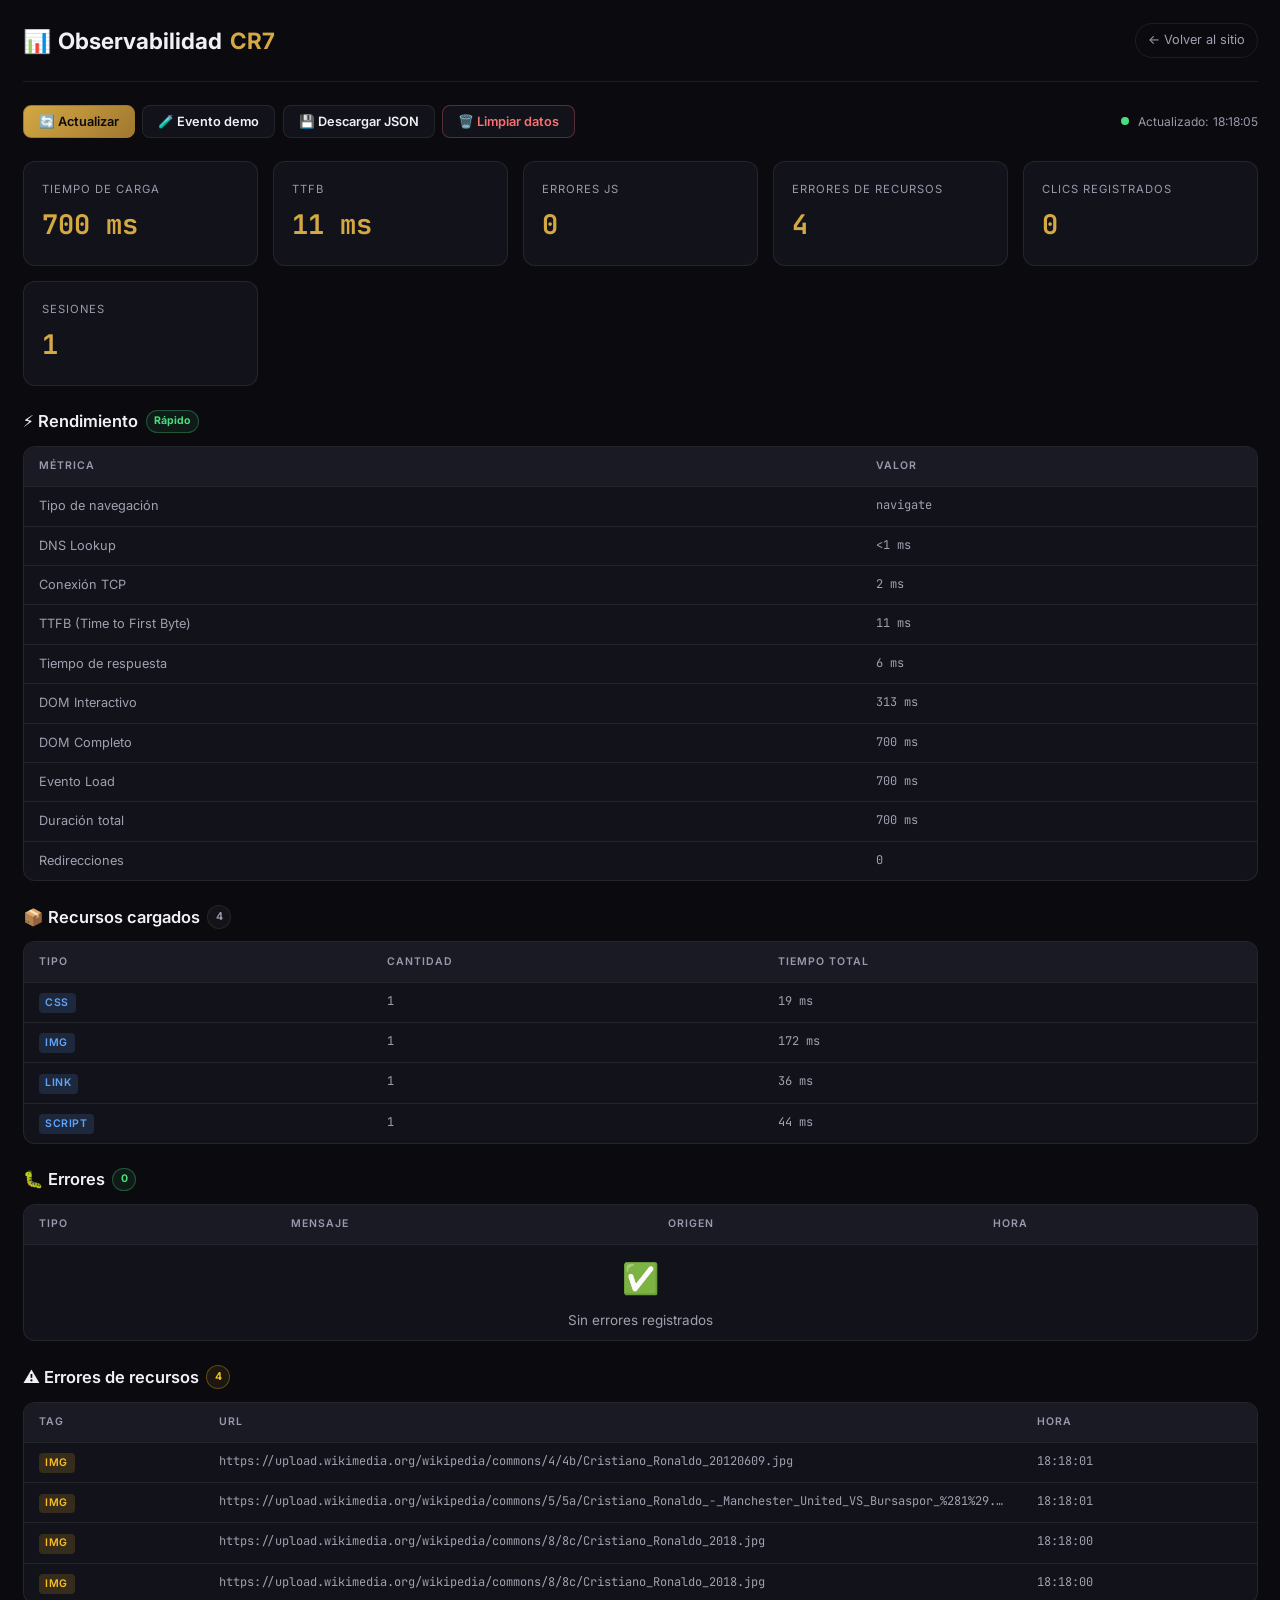
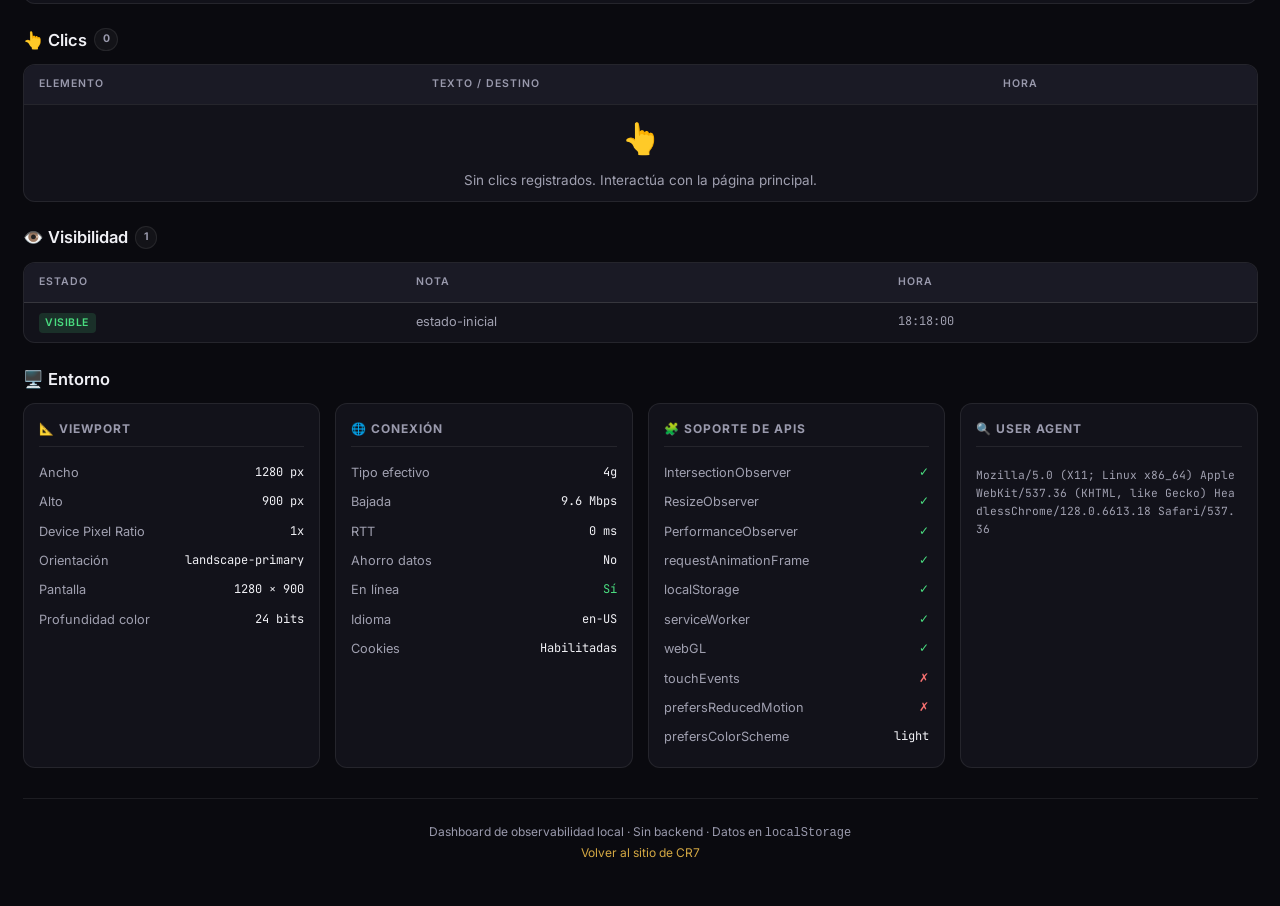
<file: paginaCristianoRonaldo/observabilidad.html>
<!DOCTYPE html>
<html lang="es">
<head>
  <meta charset="UTF-8">
  <meta name="viewport" content="width=device-width, initial-scale=1.0">
  <meta name="description" content="Dashboard de observabilidad local del sitio web de Cristiano Ronaldo. Métricas de rendimiento, errores, clics y entorno sin backend.">
  <title>Observabilidad — CR7 Dashboard</title>
  <link rel="stylesheet" href="observabilidad.css">
</head>
<body>

  <div class="dashboard" role="main">

    <!-- ======= Cabecera ======= -->
    <header class="dash-header">
      <h1><span>📊</span> Observabilidad <span>CR7</span></h1>
      <a href="index.html" class="dash-back" aria-label="Volver a la página principal">← Volver al sitio</a>
    </header>

    <!-- ======= Barra de acciones ======= -->
    <div class="actions-bar" role="toolbar" aria-label="Acciones del dashboard">
      <button type="button" class="btn btn--primary" id="btnRefresh" aria-label="Actualizar datos del dashboard">
        🔄 Actualizar
      </button>
      <button type="button" class="btn" id="btnDemo" aria-label="Generar evento de demostración">
        🧪 Evento demo
      </button>
      <button type="button" class="btn" id="btnDownload" aria-label="Descargar snapshot en formato JSON">
        💾 Descargar JSON
      </button>
      <button type="button" class="btn btn--danger" id="btnClear" aria-label="Limpiar todos los datos de observabilidad">
        🗑️ Limpiar datos
      </button>
      <span class="last-update" aria-live="polite">
        <span class="status-dot" aria-hidden="true"></span>
        Actualizado: <time id="lastUpdateTime">—</time>
      </span>
    </div>

    <!-- ======= KPIs resumen ======= -->
    <section class="kpi-grid" aria-label="Métricas principales">
      <div class="kpi-card">
        <div class="kpi-label">Tiempo de carga</div>
        <div class="kpi-value" id="kpiLoad">—</div>
      </div>
      <div class="kpi-card">
        <div class="kpi-label">TTFB</div>
        <div class="kpi-value" id="kpiTTFB">—</div>
      </div>
      <div class="kpi-card">
        <div class="kpi-label">Errores JS</div>
        <div class="kpi-value" id="kpiErrors">—</div>
      </div>
      <div class="kpi-card">
        <div class="kpi-label">Errores de recursos</div>
        <div class="kpi-value" id="kpiResErrors">—</div>
      </div>
      <div class="kpi-card">
        <div class="kpi-label">Clics registrados</div>
        <div class="kpi-value" id="kpiClicks">—</div>
      </div>
      <div class="kpi-card">
        <div class="kpi-label">Sesiones</div>
        <div class="kpi-value" id="kpiSessions">—</div>
      </div>
    </section>

    <!-- ======= Performance ======= -->
    <section class="section" aria-labelledby="perfTitle">
      <div class="section-head">
        <h2 id="perfTitle">⚡ Rendimiento</h2>
        <span class="badge" id="perfBadge">—</span>
      </div>
      <div class="table-wrap">
        <table class="data-table" id="perfTable" aria-label="Métricas de rendimiento de navegación">
          <thead>
            <tr>
              <th scope="col">Métrica</th>
              <th scope="col">Valor</th>
            </tr>
          </thead>
          <tbody id="perfBody">
            <tr><td colspan="2" class="empty-state"><span class="icon" aria-hidden="true">⏳</span>Sin datos de rendimiento</td></tr>
          </tbody>
        </table>
      </div>
    </section>

    <!-- ======= Recursos ======= -->
    <section class="section" aria-labelledby="resTitle">
      <div class="section-head">
        <h2 id="resTitle">📦 Recursos cargados</h2>
        <span class="badge" id="resBadge">0</span>
      </div>
      <div class="table-wrap">
        <table class="data-table" id="resTable" aria-label="Resumen de recursos cargados por tipo">
          <thead>
            <tr>
              <th scope="col">Tipo</th>
              <th scope="col">Cantidad</th>
              <th scope="col">Tiempo total</th>
            </tr>
          </thead>
          <tbody id="resBody">
            <tr><td colspan="3" class="empty-state"><span class="icon" aria-hidden="true">📦</span>Sin datos de recursos</td></tr>
          </tbody>
        </table>
      </div>
    </section>

    <!-- ======= Errores ======= -->
    <section class="section" aria-labelledby="errTitle">
      <div class="section-head">
        <h2 id="errTitle">🐛 Errores</h2>
        <span class="badge" id="errBadge">0</span>
      </div>
      <div class="table-wrap" style="max-height: 400px; overflow-y: auto;">
        <table class="data-table" id="errTable" aria-label="Registro de errores JavaScript y promesas rechazadas">
          <thead>
            <tr>
              <th scope="col">Tipo</th>
              <th scope="col">Mensaje</th>
              <th scope="col">Origen</th>
              <th scope="col">Hora</th>
            </tr>
          </thead>
          <tbody id="errBody">
            <tr><td colspan="4" class="empty-state"><span class="icon" aria-hidden="true">✅</span>Sin errores registrados</td></tr>
          </tbody>
        </table>
      </div>
    </section>

    <!-- ======= Errores de recursos ======= -->
    <section class="section" aria-labelledby="resErrTitle">
      <div class="section-head">
        <h2 id="resErrTitle">⚠️ Errores de recursos</h2>
        <span class="badge" id="resErrBadge">0</span>
      </div>
      <div class="table-wrap" style="max-height: 300px; overflow-y: auto;">
        <table class="data-table" id="resErrTable" aria-label="Registro de errores de carga de recursos">
          <thead>
            <tr>
              <th scope="col">Tag</th>
              <th scope="col">URL</th>
              <th scope="col">Hora</th>
            </tr>
          </thead>
          <tbody id="resErrBody">
            <tr><td colspan="3" class="empty-state"><span class="icon" aria-hidden="true">✅</span>Sin errores de recursos</td></tr>
          </tbody>
        </table>
      </div>
    </section>

    <!-- ======= Clics ======= -->
    <section class="section" aria-labelledby="clicksTitle">
      <div class="section-head">
        <h2 id="clicksTitle">👆 Clics</h2>
        <span class="badge" id="clicksBadge">0</span>
      </div>
      <div class="table-wrap" style="max-height: 400px; overflow-y: auto;">
        <table class="data-table" id="clicksTable" aria-label="Registro de clics en elementos interactivos">
          <thead>
            <tr>
              <th scope="col">Elemento</th>
              <th scope="col">Texto / Destino</th>
              <th scope="col">Hora</th>
            </tr>
          </thead>
          <tbody id="clicksBody">
            <tr><td colspan="3" class="empty-state"><span class="icon" aria-hidden="true">👆</span>Sin clics registrados</td></tr>
          </tbody>
        </table>
      </div>
    </section>

    <!-- ======= Visibilidad ======= -->
    <section class="section" aria-labelledby="visTitle">
      <div class="section-head">
        <h2 id="visTitle">👁️ Visibilidad</h2>
        <span class="badge" id="visBadge">0</span>
      </div>
      <div class="table-wrap" style="max-height: 250px; overflow-y: auto;">
        <table class="data-table" id="visTable" aria-label="Registro de cambios de visibilidad de la pestaña">
          <thead>
            <tr>
              <th scope="col">Estado</th>
              <th scope="col">Nota</th>
              <th scope="col">Hora</th>
            </tr>
          </thead>
          <tbody id="visBody">
            <tr><td colspan="3" class="empty-state"><span class="icon" aria-hidden="true">👁️</span>Sin cambios de visibilidad</td></tr>
          </tbody>
        </table>
      </div>
    </section>

    <!-- ======= Entorno ======= -->
    <section class="section" aria-labelledby="envTitle">
      <div class="section-head">
        <h2 id="envTitle">🖥️ Entorno</h2>
      </div>
      <div class="env-grid" id="envGrid">
        <div class="empty-state"><span class="icon" aria-hidden="true">🖥️</span>Sin datos de entorno</div>
      </div>
    </section>

    <!-- ======= Footer ======= -->
    <footer class="dash-footer">
      <p>Dashboard de observabilidad local · Sin backend · Datos en <code>localStorage</code></p>
      <p><a href="index.html">Volver al sitio de CR7</a></p>
    </footer>
  </div>

  <!-- Toast de notificaciones -->
  <div class="toast" id="toast" role="status" aria-live="polite"></div>

  <script src="observabilidad.js"></script>
</body>
</html>
</file>
<file: paginaCristianoRonaldo/observabilidad.css>
/* ============================================
   DASHBOARD DE OBSERVABILIDAD — CR7
   Estilos del panel de telemetría local
   ============================================ */

@import url('https://fonts.googleapis.com/css2?family=Inter:wght@300;400;500;600;700;900&family=JetBrains+Mono:wght@400;500;700&display=swap');

:root {
  --color-bg: #0a0a0f;
  --color-bg-card: #12121a;
  --color-bg-card-alt: #1a1a25;
  --color-bg-glass: rgba(255, 255, 255, 0.04);
  --color-gold: #d4a843;
  --color-gold-light: #f0d078;
  --color-gold-dark: #a07830;
  --color-text: #f0f0f5;
  --color-text-secondary: #a0a0b0;
  --color-text-muted: #9a9aad;
  --color-border: rgba(255, 255, 255, 0.08);
  --color-focus: #6ea8fe;
  --color-success: #4ade80;
  --color-warning: #fbbf24;
  --color-error: #f87171;
  --color-info: #60a5fa;
  --font-body: 'Inter', system-ui, sans-serif;
  --font-mono: 'JetBrains Mono', 'Consolas', monospace;
  --radius: 12px;
  --radius-sm: 6px;
  --transition: 0.2s ease;
}

*, *::before, *::after {
  margin: 0;
  padding: 0;
  box-sizing: border-box;
}

html {
  font-size: 15px;
  scroll-behavior: smooth;
}

body {
  font-family: var(--font-body);
  background: var(--color-bg);
  color: var(--color-text);
  line-height: 1.6;
  -webkit-font-smoothing: antialiased;
}

/* --- Foco accesible --- */
a:focus-visible,
button:focus-visible,
[tabindex]:focus-visible {
  outline: 3px solid var(--color-focus);
  outline-offset: 2px;
  border-radius: var(--radius-sm);
}

/* --- Layout --- */
.dashboard {
  max-width: 1280px;
  margin: 0 auto;
  padding: 1.5rem;
}

/* --- Header --- */
.dash-header {
  display: flex;
  flex-wrap: wrap;
  justify-content: space-between;
  align-items: center;
  gap: 1rem;
  padding-bottom: 1.5rem;
  border-bottom: 1px solid var(--color-border);
  margin-bottom: 1.5rem;
}

.dash-header h1 {
  font-size: 1.5rem;
  font-weight: 700;
  display: flex;
  align-items: center;
  gap: 0.5rem;
}

.dash-header h1 span {
  color: var(--color-gold);
}

.dash-back {
  color: var(--color-text-secondary);
  text-decoration: none;
  font-size: 0.85rem;
  padding: 0.4rem 0.8rem;
  border: 1px solid var(--color-border);
  border-radius: 50px;
  transition: all var(--transition);
}

.dash-back:hover {
  color: var(--color-gold);
  border-color: var(--color-gold-dark);
}

/* --- Barra de acciones --- */
.actions-bar {
  display: flex;
  flex-wrap: wrap;
  gap: 0.5rem;
  margin-bottom: 1.5rem;
}

.btn {
  display: inline-flex;
  align-items: center;
  gap: 0.4rem;
  padding: 0.55rem 1rem;
  font-family: var(--font-body);
  font-size: 0.85rem;
  font-weight: 600;
  border: 1px solid var(--color-border);
  border-radius: 8px;
  background: var(--color-bg-card);
  color: var(--color-text);
  cursor: pointer;
  transition: all var(--transition);
  white-space: nowrap;
}

.btn:hover {
  border-color: var(--color-gold-dark);
  background: var(--color-bg-card-alt);
}

.btn--primary {
  background: linear-gradient(135deg, var(--color-gold), var(--color-gold-dark));
  color: var(--color-bg);
  border-color: var(--color-gold-dark);
}

.btn--primary:hover {
  box-shadow: 0 4px 20px rgba(212, 168, 67, 0.25);
}

.btn--danger {
  color: var(--color-error);
  border-color: rgba(248, 113, 113, 0.3);
}

.btn--danger:hover {
  background: rgba(248, 113, 113, 0.1);
  border-color: var(--color-error);
}

/* --- Estado del live indicator --- */
.status-dot {
  display: inline-block;
  width: 8px;
  height: 8px;
  border-radius: 50%;
  background: var(--color-success);
  margin-right: 0.3rem;
  animation: pulse-dot 2s infinite;
}

@keyframes pulse-dot {
  0%, 100% { opacity: 1; }
  50% { opacity: 0.4; }
}

.last-update {
  font-size: 0.8rem;
  color: var(--color-text-muted);
  margin-left: auto;
  display: flex;
  align-items: center;
  gap: 0.3rem;
}

/* --- Grid de tarjetas KPI --- */
.kpi-grid {
  display: grid;
  grid-template-columns: repeat(auto-fit, minmax(200px, 1fr));
  gap: 1rem;
  margin-bottom: 1.5rem;
}

.kpi-card {
  background: var(--color-bg-card);
  border: 1px solid var(--color-border);
  border-radius: var(--radius);
  padding: 1.25rem;
  transition: all var(--transition);
}

.kpi-card:hover {
  border-color: var(--color-gold-dark);
}

.kpi-label {
  font-size: 0.75rem;
  color: var(--color-text-muted);
  text-transform: uppercase;
  letter-spacing: 1px;
  margin-bottom: 0.3rem;
}

.kpi-value {
  font-family: var(--font-mono);
  font-size: 1.8rem;
  font-weight: 700;
  color: var(--color-gold);
}

.kpi-unit {
  font-size: 0.85rem;
  color: var(--color-text-secondary);
  font-weight: 400;
}

/* --- Secciones --- */
.section {
  margin-bottom: 1.5rem;
}

.section-head {
  display: flex;
  align-items: center;
  gap: 0.5rem;
  margin-bottom: 0.75rem;
}

.section-head h2 {
  font-size: 1.1rem;
  font-weight: 600;
}

.badge {
  display: inline-flex;
  align-items: center;
  padding: 0.15rem 0.5rem;
  font-size: 0.7rem;
  font-weight: 700;
  border-radius: 50px;
  background: var(--color-bg-glass);
  color: var(--color-text-muted);
  border: 1px solid var(--color-border);
}

.badge--error {
  color: var(--color-error);
  border-color: rgba(248, 113, 113, 0.3);
  background: rgba(248, 113, 113, 0.08);
}

.badge--success {
  color: var(--color-success);
  border-color: rgba(74, 222, 128, 0.3);
  background: rgba(74, 222, 128, 0.08);
}

.badge--warning {
  color: var(--color-warning);
  border-color: rgba(251, 191, 36, 0.3);
  background: rgba(251, 191, 36, 0.08);
}

/* --- Tablas --- */
.table-wrap {
  background: var(--color-bg-card);
  border: 1px solid var(--color-border);
  border-radius: var(--radius);
  overflow-x: auto;
  -webkit-overflow-scrolling: touch;
}

.data-table {
  width: 100%;
  border-collapse: collapse;
  font-size: 0.85rem;
}

.data-table th {
  text-align: left;
  font-size: 0.7rem;
  font-weight: 600;
  text-transform: uppercase;
  letter-spacing: 1px;
  color: var(--color-text-muted);
  padding: 0.75rem 1rem;
  border-bottom: 1px solid var(--color-border);
  background: var(--color-bg-card-alt);
  white-space: nowrap;
  position: sticky;
  top: 0;
}

.data-table td {
  padding: 0.6rem 1rem;
  border-bottom: 1px solid var(--color-border);
  color: var(--color-text-secondary);
  vertical-align: top;
}

.data-table tr:last-child td {
  border-bottom: none;
}

.data-table tr:hover td {
  background: var(--color-bg-glass);
}

.data-table .mono {
  font-family: var(--font-mono);
  font-size: 0.8rem;
}

.data-table .truncate {
  max-width: 300px;
  overflow: hidden;
  text-overflow: ellipsis;
  white-space: nowrap;
}

/* --- Tags de tipo --- */
.tag {
  display: inline-block;
  padding: 0.1rem 0.45rem;
  font-size: 0.7rem;
  font-weight: 600;
  border-radius: 4px;
  text-transform: uppercase;
  letter-spacing: 0.5px;
}

.tag--error { background: rgba(248, 113, 113, 0.15); color: var(--color-error); }
.tag--warning { background: rgba(251, 191, 36, 0.15); color: var(--color-warning); }
.tag--info { background: rgba(96, 165, 250, 0.15); color: var(--color-info); }
.tag--success { background: rgba(74, 222, 128, 0.15); color: var(--color-success); }
.tag--click { background: rgba(212, 168, 67, 0.15); color: var(--color-gold); }

/* --- Cards de entorno --- */
.env-grid {
  display: grid;
  grid-template-columns: repeat(auto-fit, minmax(280px, 1fr));
  gap: 1rem;
}

.env-card {
  background: var(--color-bg-card);
  border: 1px solid var(--color-border);
  border-radius: var(--radius);
  padding: 1rem;
}

.env-card h3 {
  font-size: 0.8rem;
  text-transform: uppercase;
  letter-spacing: 1px;
  color: var(--color-text-muted);
  margin-bottom: 0.75rem;
  padding-bottom: 0.5rem;
  border-bottom: 1px solid var(--color-border);
}

.env-row {
  display: flex;
  justify-content: space-between;
  padding: 0.3rem 0;
  font-size: 0.85rem;
}

.env-key {
  color: var(--color-text-secondary);
}

.env-val {
  font-family: var(--font-mono);
  font-size: 0.8rem;
  color: var(--color-text);
  text-align: right;
}

.env-val .supported { color: var(--color-success); }
.env-val .unsupported { color: var(--color-error); }

/* --- Estado vacío --- */
.empty-state {
  text-align: center;
  padding: 2rem 1rem;
  color: var(--color-text-muted);
  font-size: 0.9rem;
}

.empty-state .icon {
  font-size: 2rem;
  margin-bottom: 0.5rem;
  display: block;
}

/* --- Notificación toast --- */
.toast {
  position: fixed;
  bottom: 1.5rem;
  right: 1.5rem;
  padding: 0.75rem 1.25rem;
  background: var(--color-bg-card-alt);
  border: 1px solid var(--color-border);
  border-radius: 8px;
  font-size: 0.85rem;
  color: var(--color-text);
  box-shadow: 0 8px 30px rgba(0, 0, 0, 0.4);
  transform: translateY(120%);
  opacity: 0;
  transition: all 0.3s ease;
  z-index: 1000;
  max-width: 350px;
}

.toast.visible {
  transform: translateY(0);
  opacity: 1;
}

.toast--success { border-left: 3px solid var(--color-success); }
.toast--error { border-left: 3px solid var(--color-error); }
.toast--info { border-left: 3px solid var(--color-info); }

/* --- Footer --- */
.dash-footer {
  text-align: center;
  padding: 1.5rem 0;
  border-top: 1px solid var(--color-border);
  margin-top: 2rem;
  color: var(--color-text-muted);
  font-size: 0.8rem;
}

.dash-footer a {
  color: var(--color-gold);
  text-decoration: none;
}

.dash-footer a:hover {
  color: var(--color-gold-light);
}

/* --- Responsive --- */
@media (max-width: 768px) {
  html { font-size: 14px; }

  .dash-header {
    flex-direction: column;
    align-items: flex-start;
  }

  .kpi-grid {
    grid-template-columns: repeat(2, 1fr);
  }

  .actions-bar {
    flex-wrap: wrap;
  }

  .last-update {
    margin-left: 0;
    width: 100%;
  }

  .env-grid {
    grid-template-columns: 1fr;
  }
}

@media (max-width: 480px) {
  .dashboard { padding: 1rem; }

  .kpi-grid {
    grid-template-columns: 1fr;
  }

  .kpi-value {
    font-size: 1.4rem;
  }
}
</file>
